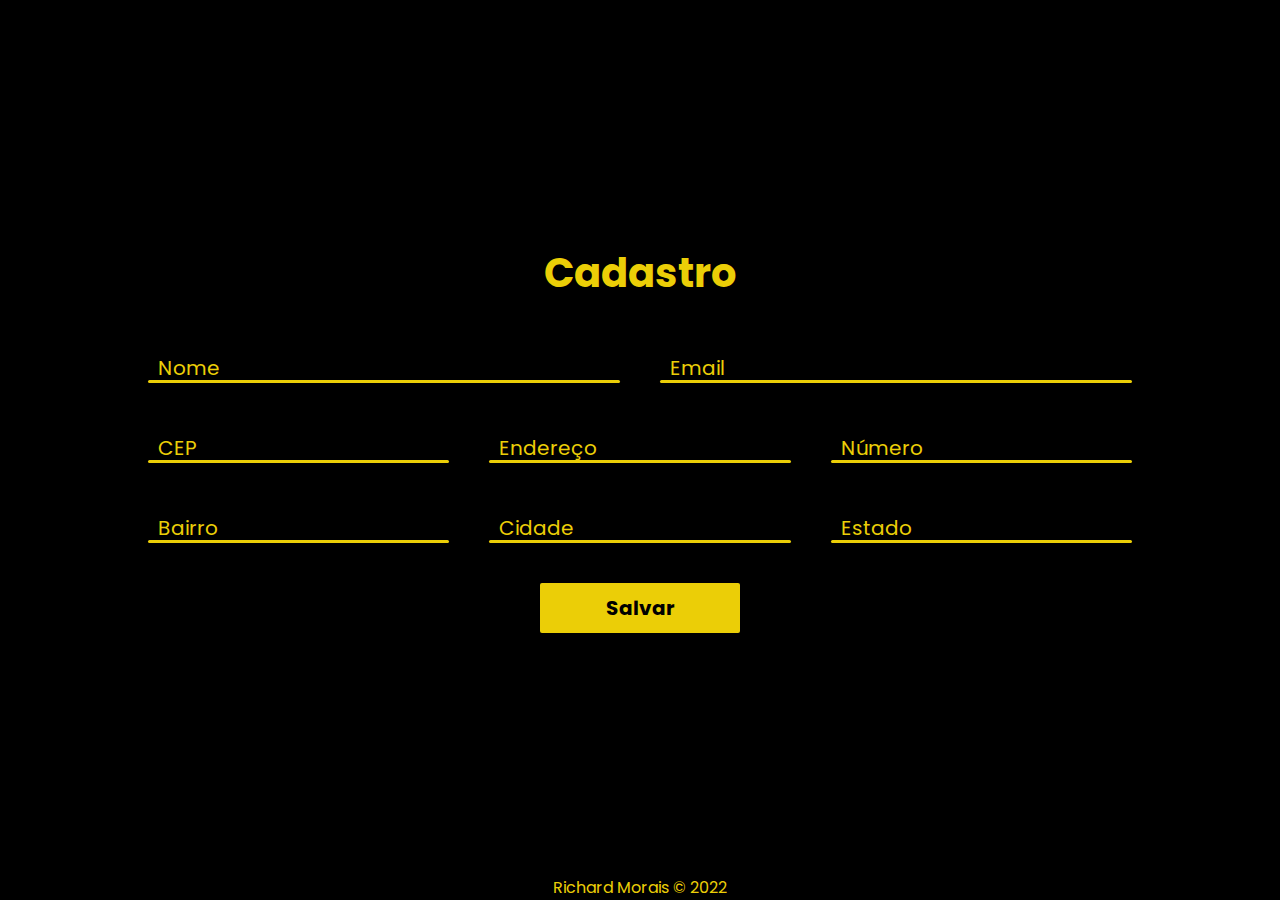
<file: API - Fernando leonid/index.html>
<!DOCTYPE html>
<html lang="pt-br">
<head>
    <link rel="stylesheet" href="./css/style.css">
    <script src="./js/main.js" type='module' defer></script>
    <title>Cadastro</title>
</head>
<body>
    <main class="container">
        <h1 class="title">Cadastro</h1>
        <div class="row">
            <div class="inputbox">
                <input type="text" id="nome" required>
                <label for="nome">Nome</label>
            </div>
            <div class="inputbox">
                <input type="text" id="email"  required>
                <label for="email">Email</label>
            </div>
        </div>
        <div class="row">
            <div class="inputbox">
                <input type="text" id="cep"  required>
                <label for="cep">CEP</label>
            </div>
            <div class="inputbox">
                <input type="text" id="endereco"  required>
                <label for="endereco">Endereço</label>
            </div>
            <div class="inputbox">
                <input type="text" id="numero"  required>
                <label for="numero">Número</label>
            </div>
        </div>
        <div class="row">
            <div class="inputbox">
                <input type="text" id="bairro"  required>
                <label for="bairro">Bairro</label>
            </div>
            <div class="inputbox">
                <input type="text" id="cidade"  required>
                <label for="cidade">Cidade</label>
            </div>
            <div class="inputbox">
                <input type="text" id="estado"  required>
                <label for="estado">Estado</label>
            </div>
        </div>
        <div class="row">
            <button>Salvar</button>
        </div>
    </main>
    <footer>
        Richard Morais &#169 2022
    </footer>
</body>
</html>
</file>
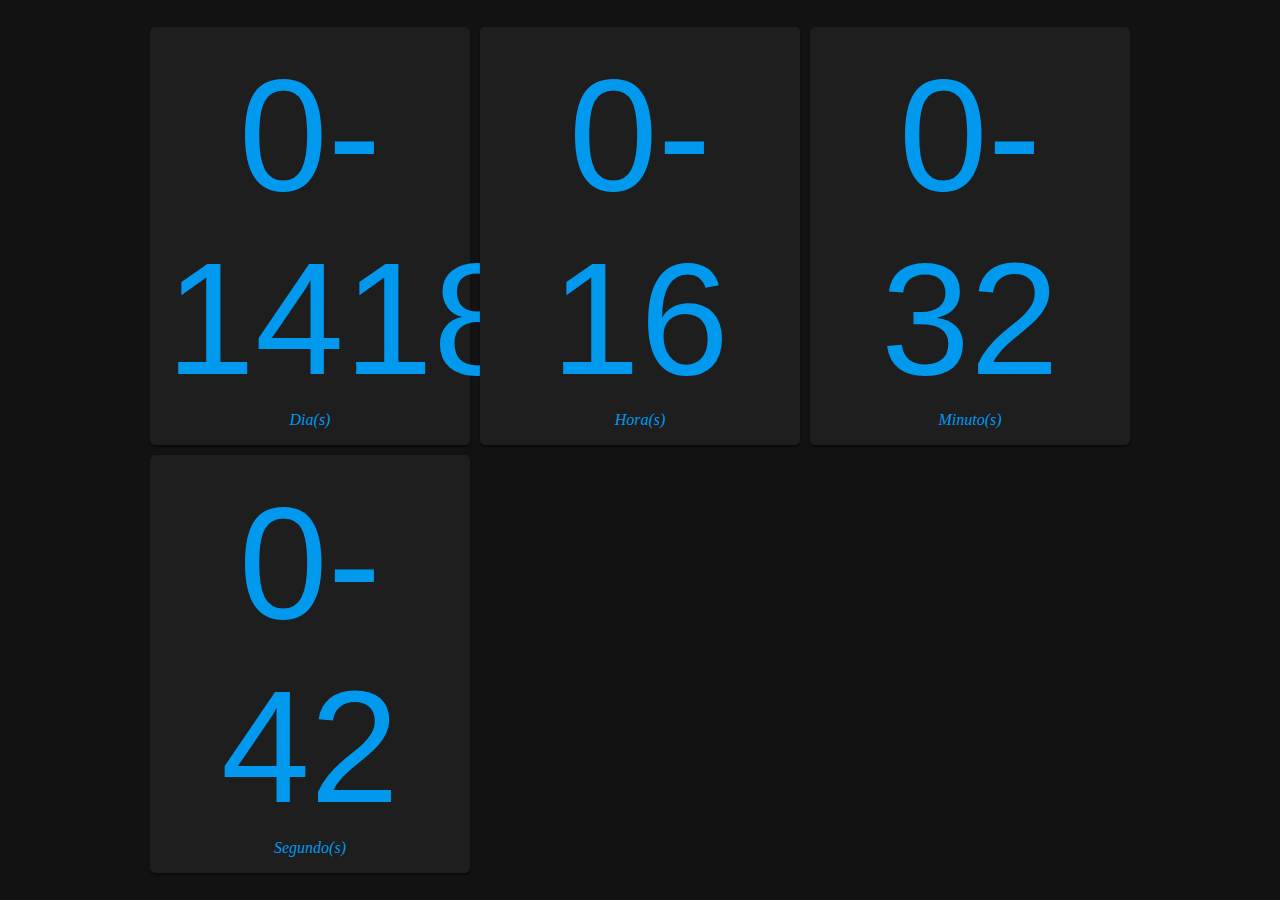
<file: Countdown - tiger cod/index.html>
<!DOCTYPE html>
<html lang="pt-BR">
<head>
    <title>Countdown</title>
    <link rel="stylesheet" href="./css/style.css">
</head>
<body>
    <ul class="countdown">
        <li>
            <span data-time>00</span>
            <div>Dia(s)</div>
        </li>
        <li>
            <span data-time>00</span>
            <div>Hora(s)</div>
        </li>
        <li>
            <span data-time>00</span>
            <div>Minuto(s)</div>
        </li>
        <li>
            <span data-time>00</span>
            <div>Segundo(s)</div>
        </li>
    </ul>
    <script type="module" src="./js/script.js"></script>
</body>
</html>
</file>
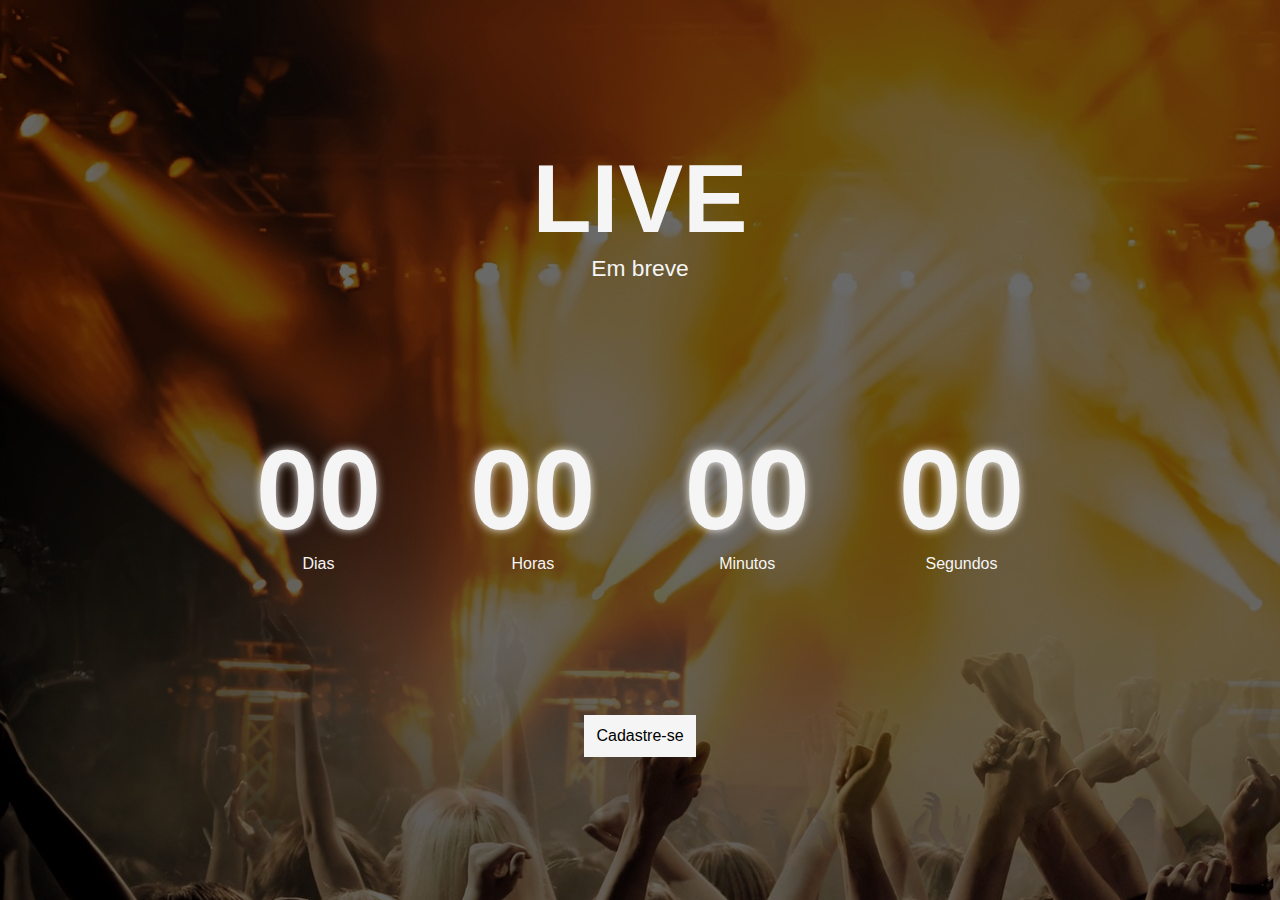
<file: Fernando leonid - CountDown/index.html>
<!DOCTYPE html>
<html lang="pt-br">
<head>
    <title>Count Down</title>
    <link rel="stylesheet" href="./css/style.css">
    <script src="./js/script.js"></script>
</head>
<body>
    <div class="container">
        <div class='title'>
            <h1>LIVE</h1>
            <p>Em breve</p>
        </div>

        <div class="countdown">
            <div>
                <h1 id="dias">00</h1>
                <p>Dias</p>
            </div>
            <div>
                <h1 id="horas">00</h1>
                <p>Horas</p>
            </div>
            <div>
                <h1 id="minutos">00</h1>
                <p>Minutos</p>
            </div>
            <div>
                <h1 id="segundos">00</h1>
                <p>Segundos</p>
            </div>
        </div>

        <div class='button'>
            <p>Cadastre-se</p>
        </div>
    </div>
</body>
</html>
</file>
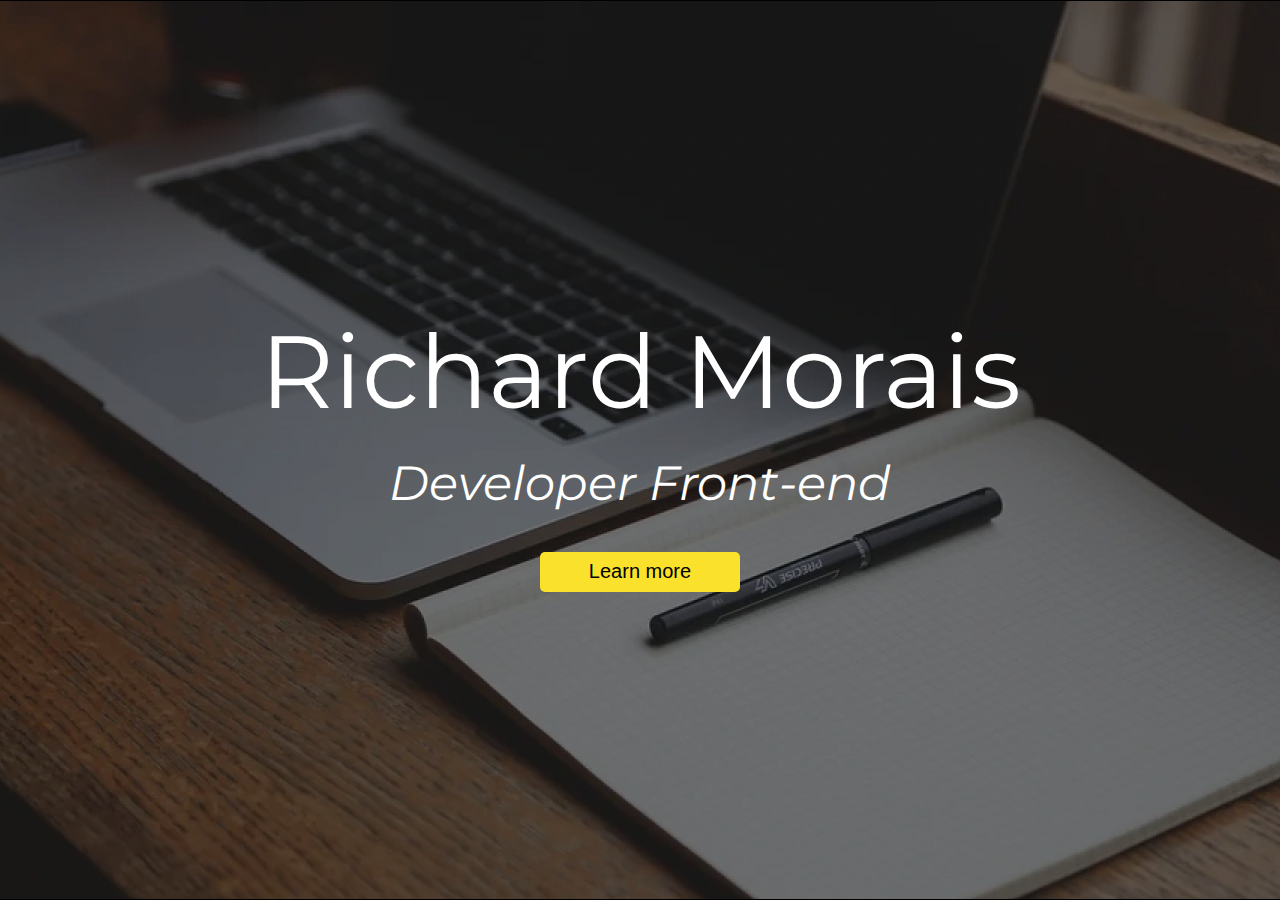
<file: Landing-Page/index.html>
<!DOCTYPE html>
<html lang="pt-BR">
<head>
    <meta charset="UTF-8">
    <meta http-equiv="X-UA-Compatible" content="IE=edge">
    <meta name="viewport" content="width=device-width, initial-scale=1.0">
    <link rel="preconnect" href="https://fonts.googleapis.com">
<link rel="preconnect" href="https://fonts.gstatic.com" crossorigin>
<link href="https://fonts.googleapis.com/css2?family=Montserrat:ital,wght@0,200;0,300;0,400;0,500;0,600;1,200;1,300;1,400&display=swap" rel="stylesheet">
    <link rel="stylesheet" href="style.css">
    <title>My First Landing Page</title>
</head>
<body>
    <main>
        <h1>Richard Morais</h1>
        <p>Developer Front-end</p>
        <input type="button" value="Learn more">
    </main>
</body>
</html>
</file>
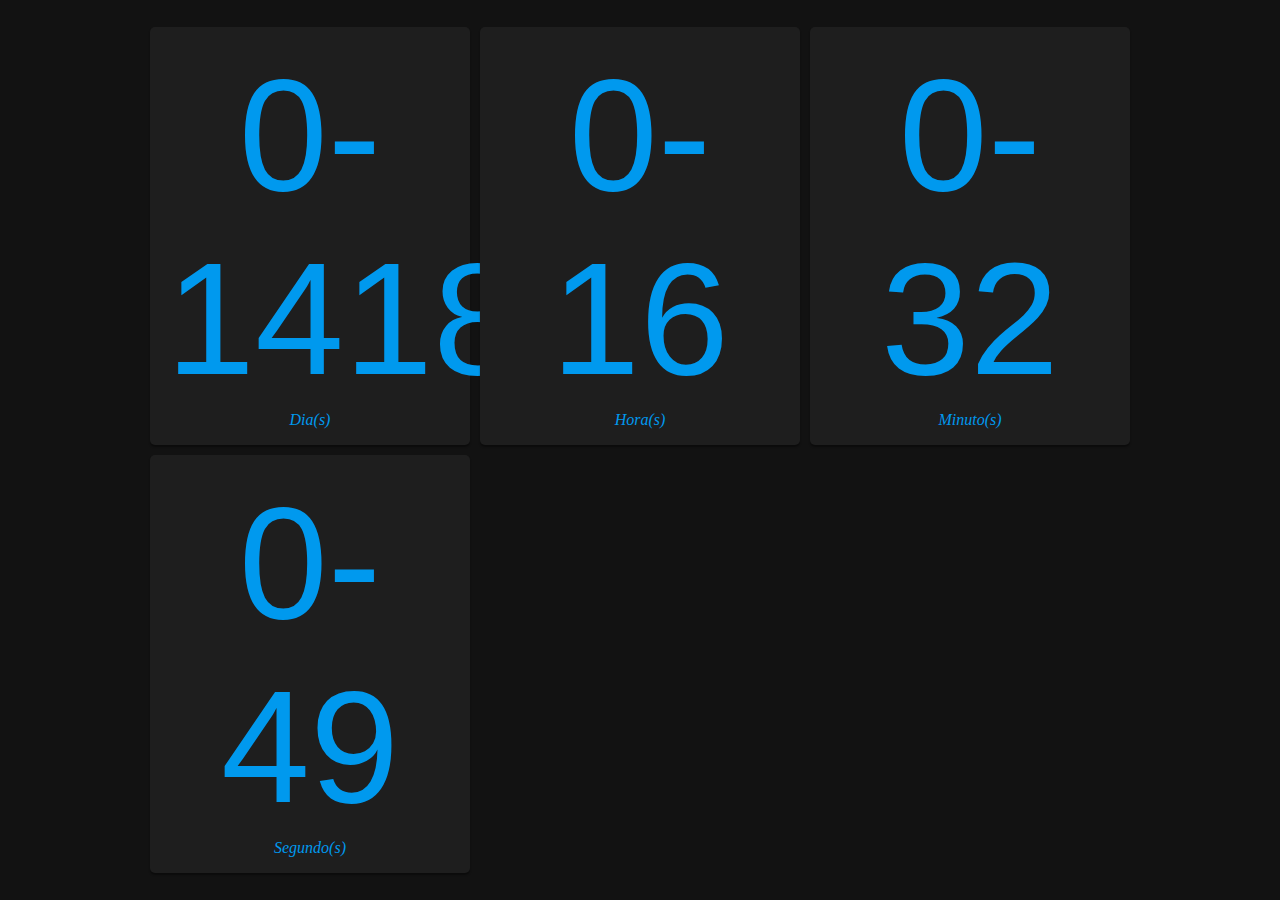
<file: tiger codes - countdown/index.html>
<!DOCTYPE html>
<html lang="pt-BR">
<head>
    <title>Other Countdown - tiger codes</title>
    <link rel="stylesheet" href="./css/style.css">
    <script type="module" src="./js/script.js" defer></script>
</head>
<body>
   <ul class="countdown">
    <li>
        <span data-time>00</span>
        <div>Dia(s)</div>
    </li>
    <li>
        <span data-time>00</span>
        <div>Hora(s)</div>
    </li>
    <li>
        <span data-time>00</span>
        <div>Minuto(s)</div>
    </li>
    <li>
        <span data-time>00</span>
        <div>Segundo(s)</div>
    </li>
   </ul>
</body>
</html>
</file>
<file: API - Fernando leonid/css/style.css>
@import url('https://fonts.googleapis.com/css2?family=Poppins:wght@400;500;600;700;800&display=swap');
* {
    margin: 0;
    padding: 0;
    box-sizing: border-box;
    font-family: 'Poppins', sans-serif;
}

:root {
    --bg-color: #000;
    --primary-color: #EBCE07
}

body {
    display: flex;
    flex-direction: column;
    justify-content: center;
    align-items: center;
    min-height: 100vh;
    background-color: var(--bg-color) ;
}

.container {
    flex-grow: 3;
    display: flex;
    flex-direction: column;
    justify-content: center;
    width: 80%;
    padding: 20px;
    gap: 40px;
}

.title {
    font-size: 40px;
    text-align: center;
    user-select: none;
    color: var(--primary-color);
}

.row {
    display: grid;
    grid-template-columns: repeat(auto-fit, minmax(200px, 1fr));
    gap: 40px;
}
.inputbox {
    position: relative;
    display: flex;
    flex-direction: column-reverse;
    height: 40px;
}

/* input::-webkit-outer-spin-button,
input::-webkit-inner-spin-button {
  -webkit-appearance: none;
} */

.inputbox label {
    position: relative;
    top:0;
    left: 10px;
    font-size: 20px;
    color: var(--primary-color);
    transition: .5s;
    cursor: text;
}

.inputbox input {
    position: absolute;
    background-color: var(--primary-color);
    width: 100%;
    height: 3px;
    bottom: 0;
    box-shadow: none;
    border: none;
    outline: none;
    border-radius: 2px;
    transition: .5s;
    font-size: 20px;
    font-weight: bold;
    padding: 0 10px;
}

.inputbox input:focus,
.inputbox input:valid {
    height: 100%;
}

.inputbox input:focus + label,
.inputbox input:valid + label {
    top: -40px;
    left: 0;
}

.container button {
    justify-self: center;
    width: 200px;
    height: 50px;
    border:none;
    outline: none;
    cursor: pointer;
    background-color: var(--primary-color);
    font-size: 20px;
    font-weight: bold;
    border-radius: 2px;
}

footer {
    color: var(--primary-color);
}
</file>
<file: Countdown - tiger cod/css/style.css>
*{
    margin: 0;
    padding: 0;
}

li{
    list-style: none;
}

body{
    height: 100vh;
    background: #121212;
    display: grid;
    align-items: center;
}

.countdown{
    display: grid;
    grid-template-columns: repeat(auto-fit, minmax(280px, 320px));
    justify-content: center;
    gap: 10px;
    padding: 10px;
}

.countdown li {
    font-family: Georgia, 'Times New Roman', Times, serif;
    font-style: italic;
    padding: 1rem;
    color: #09e;
    background: #1e1e1e;
    border-radius: 5px;
    box-shadow: 0 2px 2px rgba(0, 0, 0, 0.4);
    text-align: center;
}

.countdown li span{
    font-family: Arial, Helvetica, sans-serif;
    font-style: normal;
    font-size: 10rem;
}
</file>
<file: Fernando leonid - CountDown/css/style.css>
*{
    margin: 0;
    padding: 0;
    box-sizing: border-box;
}

body{
    background-image: url('../bg.jpg');
    color: whitesmoke;
    font-family: 'Franklin Gothic Medium', 'Arial Narrow', Arial, sans-serif;
    user-select: none;
}

.container{
    display: flex;
    flex-direction: column;
    width: 100vw;
    height: 100vh;
    align-items: center;
    justify-content: space-evenly;
    text-align: center;
    background-color: #00000095;
}

.title{
    font-size: calc(10px + 3vw);
}

.title p{
    font-size: calc(10px + 1vw);
}

.countdown{
    display: flex;
    width: 60vw;
    justify-content: space-between;
    flex-wrap: wrap;
}

.countdown h1{
    font-size: calc(10px + 8vw);
    text-shadow: 0 0 10px whitesmoke;
}

.button {
    background-color: whitesmoke;
    color: black;
    padding: 10px;
    cursor: pointer;
    border: solid 2px whitesmoke;
}

.button:hover{
    background-color: black;
    color: whitesmoke;
}
</file>
<file: Landing-Page/style.css>
*{
    margin: 0;
    padding: 0;
    box-sizing: border-box;
}

body{
    width: 100vw;
    height: 100vh;
    background-image: url(background.png);
    background-repeat: no-repeat;
    background-size: cover;
    background-position: center;
    background-color: #0008;
    background-blend-mode: darken;
    display: flex;
    justify-content: center;
    align-items: center;
}

main{
    display: flex;
    flex-direction: column;
    justify-content: center;
    align-items: center;
    gap: 20px;
    color: #FFF;
    font-family: 'Montserrat', sans-serif;
    font-weight: 400;
}

h1{
    font-size: clamp(2.5rem, 8vw, 6.5rem);
    font-weight: 400;
}

p{
    font-size: clamp(1.2rem, 4vw, 3rem);
    font-style: italic;
    font-weight: 400;
}

input{
    width: 200px;
    height: 40px;
    background-color: #FAE12C;
    font-size: 20px;
    border-style: none;
    border-radius: 5px;
    cursor: pointer;
    margin-top: 20px;
}
</file>
<file: tiger codes - countdown/css/style.css>
*{
    margin: 0px;
    padding: 0px;
}

li {
    list-style: none;
}

body{
    height: 100vh;
    background: #121212;
    display: grid;
    align-items: center;
}

.countdown{
    display: grid;
    grid-template-columns: repeat(auto-fit, minmax( 280px, 320px));
    justify-content: center;
    gap: 10px;
    padding: 10px;
}

.countdown li{
    font-family: Georgia, 'Times New Roman', Times, serif;
    font-style: italic;
    padding: 1rem;
    color: #09e;
    background: #1e1e1e;
    border-radius: 5px;
    box-shadow: 0 2px 2px rgba(0, 0, 0, 0.4);
    text-align: center;
}

.countdown li span{
    font-family: Arial, Helvetica, sans-serif;
    font-style: normal;
    font-size: 10rem;
}
</file>
